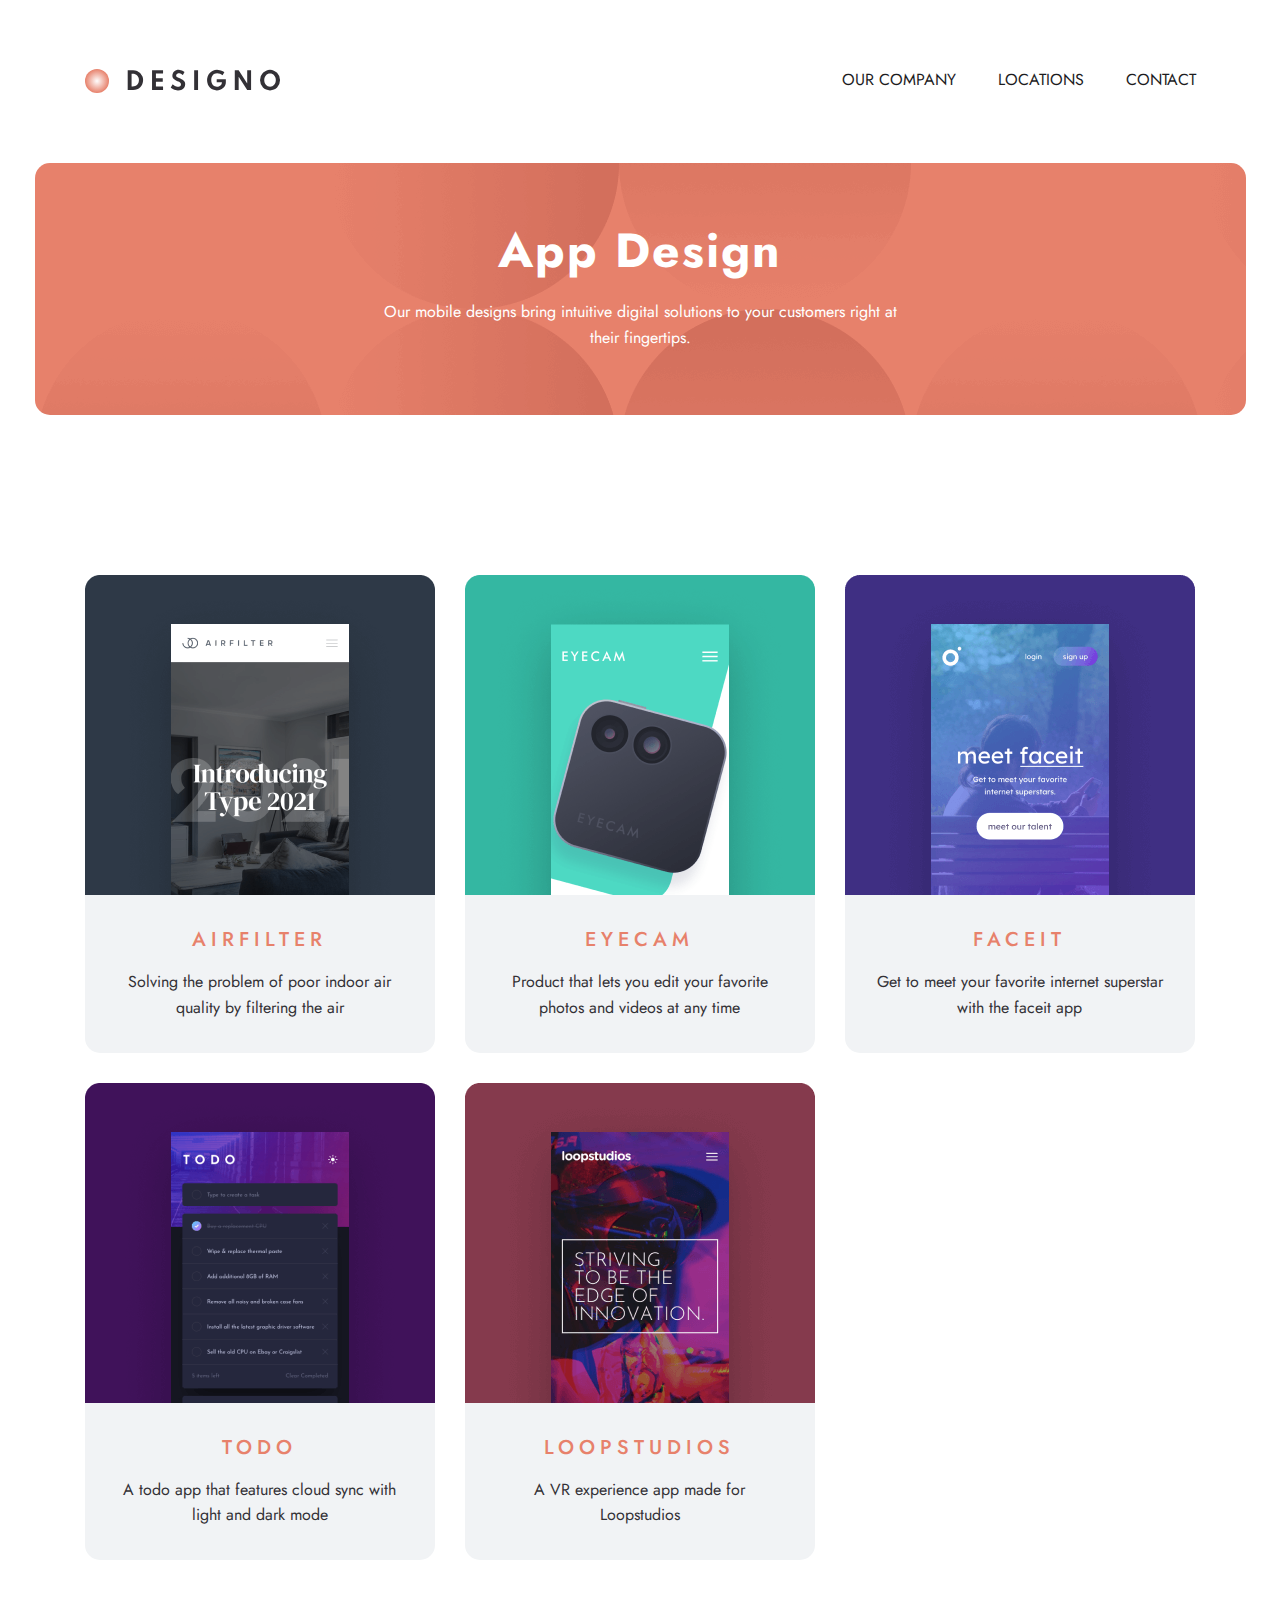
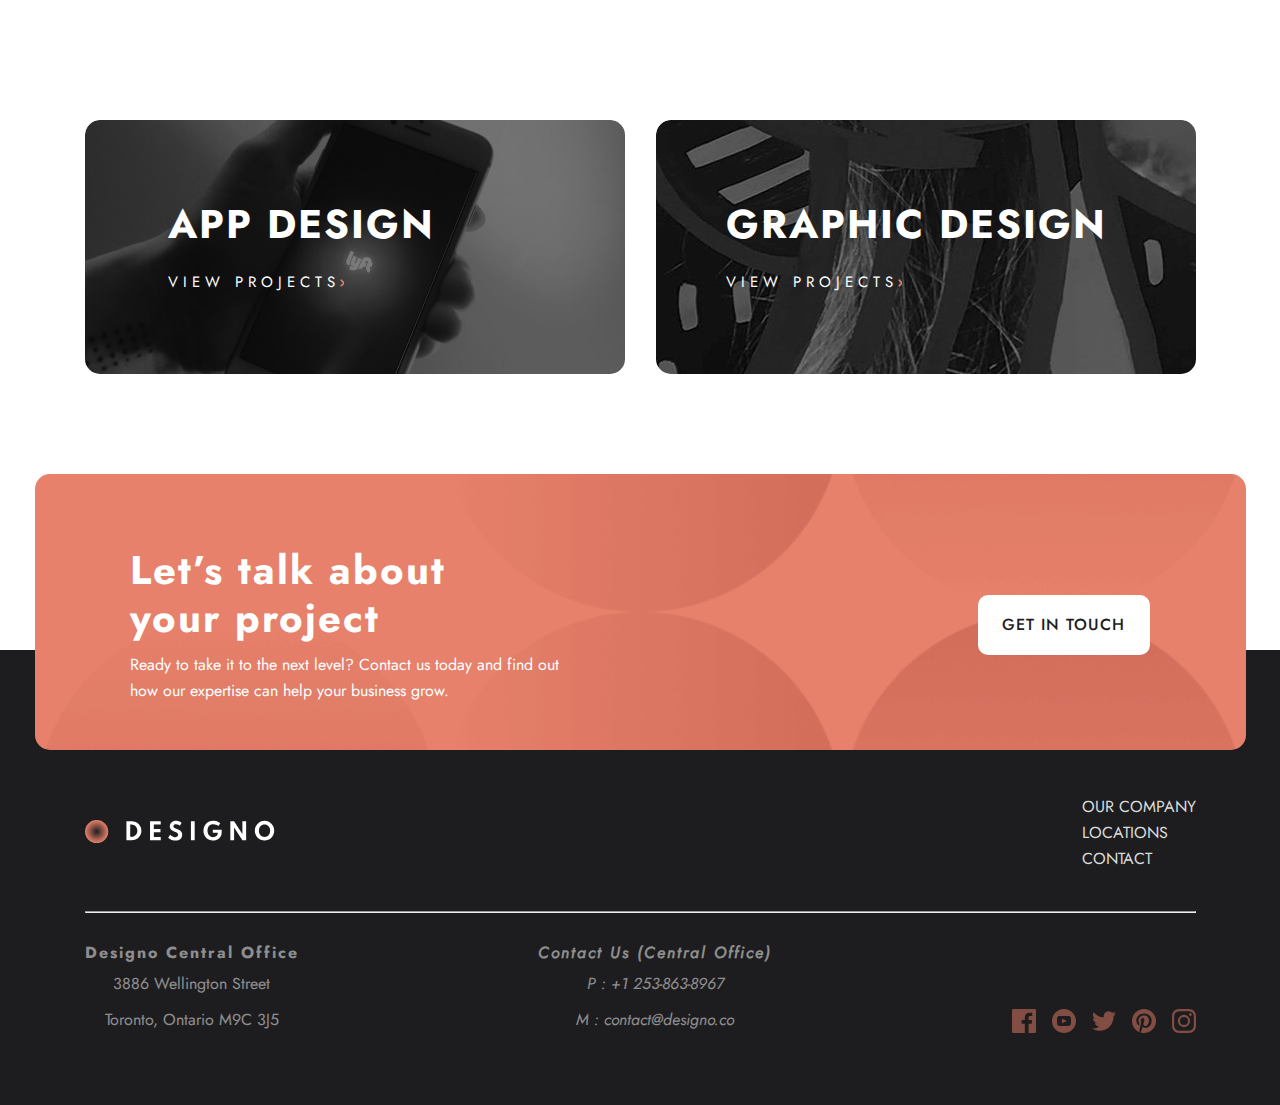
<file: appdesign.html>
<!DOCTYPE html>
<html lang="en">
<head>
  <meta charset="UTF-8">
  <meta name="viewport" content="width=device-width, initial-scale=1.0">
  <title>App Design</title>
  <link rel="stylesheet" href="./css/style.css">
</head>
<body>
  <div class="card">
  <header class="header">
    <div class="container header__container">
       <a class="header__logo-img" href="./index.html"> <img src="./images/svg/hompage-white-logo.svg" alt="design web site appdesign page logo" width="196" height="24"></a>
       <ul class="header-list">
        <li class="header-item"> <a class="header__link" href="">OUR COMPANY</a></li>
        <li class="header-item"> <a class="header__link" href="">LOCATIONS</a></li>
        <li class="header-item"> <a class="header__link" href="">CONTACT</a></li>
       </ul>
        <img class="bars-img" src="./images/svg/designo-bars icon.svg" alt="" width="24" height="20">
    </div>
</header>
<main class="main">
  <section class="main__start">
    <div class="main__start__container container">
      <div class="main__start__description">
        <h1>App Design</h1>
        <p>Our mobile designs bring intuitive digital solutions
          to your customers right at their fingertips.</p>
      </div>
    </div>
  </section>
  <section class="web-hero">
    <div class="container web-hero__container web-hero__dubl">
      <div class="web-hero__content">
        <img src="./images/pages-images/appdesign-pages-airfill-img.png" alt="" width="350" height="320">
       <div class="web-hero__text">
        <h3>AIRFILTER</h3>
        <p>Solving the problem of poor indoor air quality by filtering the air</p>
       </div>
      </div>
      <div class="web-hero__content">
        <img src="./images/pages-images/appdesign-page-eyecam-img.png" alt="" width="350" height="320">
        <div class="web-hero__text">
          <h3>EYECAM</h3>
        <p>Product that lets you edit your favorite photos and videos at any time</p>
        </div>
      </div>
      <div class="web-hero__content">
        <img src="./images/pages-images/appdesig-pages-faceit-img.png" alt="" width="350" height="320">
      <div class="web-hero__text">
        <h3>FACEIT</h3>
        <p>Get to meet your favorite internet superstar with the faceit app</p>
      </div>
      </div>
      <div class="web-hero__content">
        <img src="./images/pages-images/appeesign-pages-todo-img.png" alt="" width="350" height="320">
        <div class="web-hero__text">
          <h3>TODO</h3>
        <p>A todo app that features cloud sync with light and dark mode</p>
        </div>
      </div>
      <div class="web-hero__content">
        <img src="./images/pages-images/appdesign-loopstudio-images.png" alt="" width="350" height="320">
        <div class="web-hero__text">
          <h3>LOOPSTUDIOS</h3>
        <p>A VR experience app made for Loopstudios</p>
        </div>
      </div>
      
      
    </div>
  </section>
  <section class="design">
    <div class="container designs__container">
      <div class="wrapper__designs">
        <div class="app__designs">
            <h2>APP DESIGN</h2>
             <span class="design__navigation"><a  class="design__nav__description" href="./appdesign.html">VIEW PROJECTS</a><img src="./images/svg/view.svg" alt="" width="4" height="8"></span>
        </div>
        <div class="graphic__designs">
            <h2>GRAPHIC DESIGN</h2>
             <span class="design__navigation"><a class="design__nav__description" href="./graphic.html">VIEW PROJECTS</a> <img src="./images/svg/view.svg" alt="" width="4" height="8"></span>
        </div>
    </div>
    </div>
  </section>


  <section class="main__end">
    <div class="container main__end__container">
        <div class="main__end-text">
            <h2>Let’s talk about your project</h2>
        <p>Ready to take it to the next level? Contact us today and find out how our expertise can help your business grow.
        </p>
        </div>
        <a class="btn white__btn" href="">Get in touch</a>
    </div>
</section>
</main>

<footer class="footer">
  <div class="container footer__container">
      <div class="footer__nav__link">
          <a class="header__logo-img" href="./index.html"> <img src="./images/svg/site-footer-logo.svg" alt="" width="196" height=""></a>
          <hr class="footer__top__hroad">
     <ul class="footer-list">
      <li class="footer-item"> <a class="footer__link" href="">OUR COMPANY</a></li>
      <li class="footer-item"> <a class="footer__link" href="">LOCATIONS</a></li>
      <li class="footer-item"> <a class="footer__link" href="">CONTACT</a></li>
     </ul>
      </div>
      <hr class="footer__hroad">
      <div class="footer__nav">
          <div class="footer__nav-city">
              <h4>Designo Central Office</h4>
                  <p>3886 Wellington Street</p>
                      <p>Toronto, Ontario M9C 3J5</p>
          </div>
          <div class="footer__nav-mail">
              <address>
                  <h4>Contact Us (Central Office)
                      </h4>
                      <p> P : +1 253-863-8967 </p>
                      <p>M : contact@designo.co</p>

              </address>
          </div>
          <div class="footer__network">
              <a href=""><img src="./images/svg/footer-facebook.svg" alt="app design page facebook icon" width="24" height="24"></a>
              <a href=""><img src="./images/svg/footer-youtube.svg" alt="app design page youtobe icon" width="24" height="24"></a>
              <a href=""><img src="./images/svg/footer-twitter.svg" alt="app design page twitter icon" width="24" height="24"></a>
              <a href=""><img src="./images/svg/footer-path.svg" alt=" app design page path icon" width="24" height="24"></a>
              <a href=""><img src="./images/svg/footer-instagram.svg" alt="app design page instagram iocn" width="24" height="24"></a>
          </div>

          
      </div>

  </div>
</footer>
</div>
</body>
</html>
</file>
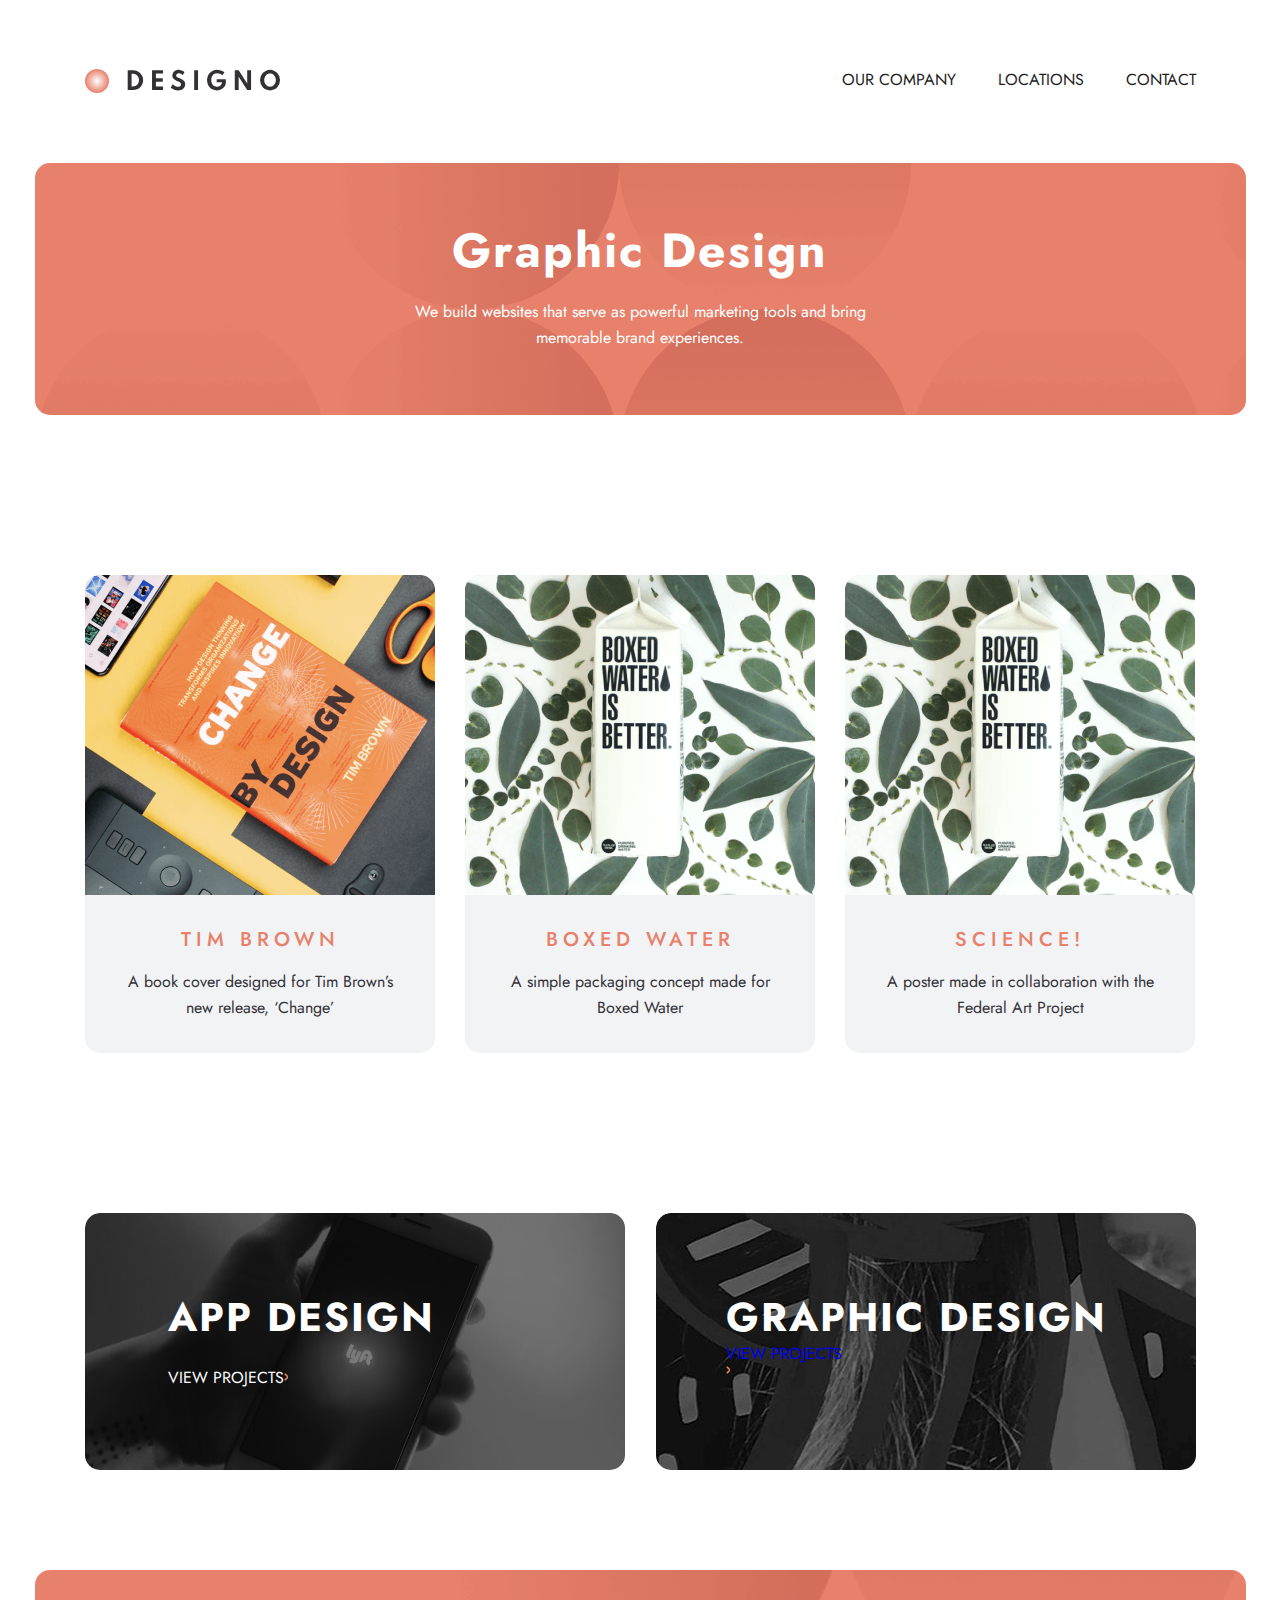
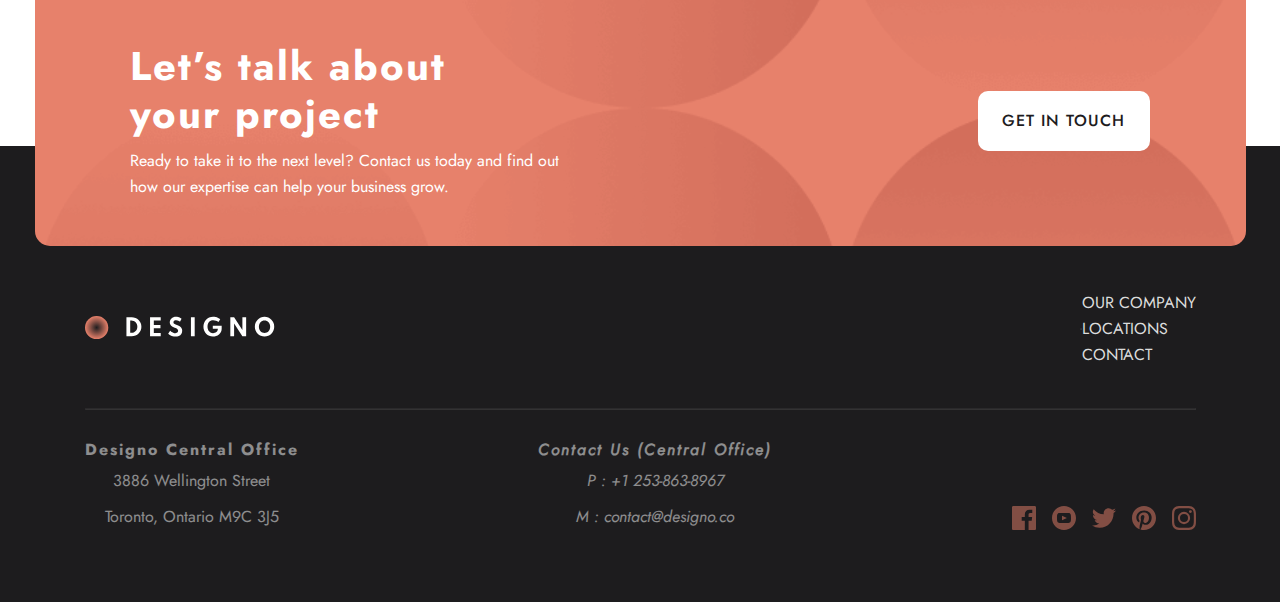
<file: graphic.html>
<!DOCTYPE html>
<html lang="en">
<head>
  <meta charset="UTF-8">
  <meta name="viewport" content="width=device-width, initial-scale=1.0">
  <title>Graphic Design</title>
  <link rel="stylesheet" href="./css/style.css">
</head>
<body>
  <div class="card">
  <header class="header">
    <div class="container header__container">
       <a class="header__logo-img" href="./index.html"> <img src="./images/svg/hompage-white-logo.svg" alt="designo site graphic page logo" width="196" height="24"></a>
       <ul class="header-list">
        <li class="header-item"> <a class="header__link" href="">OUR COMPANY</a></li>
        <li class="header-item"> <a class="header__link" href="">LOCATIONS</a></li>
        <li class="header-item"> <a class="header__link" href="">CONTACT</a></li>
       </ul>
        <img class="bars-img" src="./images/svg/designo-bars icon.svg" alt="" width="24" height="20">
    </div>
</header>
<main class="main">
  <section class="main__start">
    <div class="main__start__container container">
      <div class="main__start__description">
        <h1>Graphic Design</h1>
        <p>We build websites that serve as powerful marketing tools 
          and bring memorable brand experiences.</p>
      </div>
    </div>
  </section>
  <section class="web-hero">
    <div class="container web-hero__container">
      <div class="web-hero__content">
        <img src="./images/pages-images/graphig-page-tim-brown.png" alt="" width="350" height="320">
       <div class="web-hero__text">
        <h3>TIM BROWN</h3>
        <p>A book cover designed for Tim Brown’s new release, ‘Change’</p>
       </div>
      </div>
      <div class="web-hero__content">
        <img src="/images/pages-images/graphig-page-boxed.png" alt="" width="350" height="320">
        <div class="web-hero__text">
          <h3>BOXED WATER</h3>
        <p>A simple packaging concept made for Boxed Water</p>
        </div>
      </div>
      <div class="web-hero__content">
        <img src="./images/pages-images/graphig-page-boxed.png" alt="" width="350" height="320">
      <div class="web-hero__text">
        <h3>SCIENCE!</h3>
        <p>A poster made in collaboration with the Federal Art Project</p>
      </div>
      </div>
      
    </div>
  </section>
  <section class="design">
    <div class="container designs__container">
      <div class="wrapper__designs">
        <div class="app__designs">
            <h2>APP DESIGN</h2>
             <span class="design__navigation"><a class="design__navigation__description" href="./appdesign.html">VIEW PROJECTS</a> <img src="./images/svg/view.svg" alt="" width="4" height="8"></span>
        </div>
        <div class="graphic__designs">
            <h2>GRAPHIC DESIGN</h2>
             <span class="design__navigaton"><a class="design__navigation__description " href="./webdesign.html">VIEW PROJECTS</a> <img src="./images/svg/view.svg" alt="" width="4" height="8"></span>
        </div>
    </div>
    </div>
  </section>


  <section class="main__end">
    <div class="container main__end__container">
        <div class="main__end-text">
            <h2>Let’s talk about your project</h2>
        <p>Ready to take it to the next level? Contact us today and find out how our expertise can help your business grow.
        </p>
        </div>
        <a class="btn white__btn" href="">Get in touch</a>
    </div>
</section>
</main>

<footer class="footer">
  <div class="container footer__container">
      <div class="footer__nav__link">
          <a class="header__logo-img" href="./index.html"> <img src="./images/svg/site-footer-logo.svg" alt="" width="196" height=""></a>
          <hr class="footer__hr">
     <ul class="footer-list">
      <li class="footer-item"> <a class="footer__link" href="">OUR COMPANY</a></li>
      <li class="footer-item"> <a class="footer__link" href="">LOCATIONS</a></li>
      <li class="footer-item"> <a class="footer__link" href="">CONTACT</a></li>
     </ul>
      </div>
      <hr class="footer__hr">
      <div class="footer__nav">
          <div class="footer__nav-city">
              <h4>Designo Central Office</h4>
                  <p>3886 Wellington Street</p>
                      <p>Toronto, Ontario M9C 3J5</p>
          </div>
          <div class="footer__nav-mail">
              <address>
                  <h4>Contact Us (Central Office)
                      </h4>
                      <p> P : +1 253-863-8967 </p>
                      <p>M : contact@designo.co</p>

              </address>
          </div>
          <div class="footer__network">
              <a href=""><img src="./images/svg/footer-facebook.svg" alt="graphic pages facebook icon" width="24" height="24"></a>
              <a href=""><img src="./images/svg/footer-youtube.svg" alt="graphic pages youtube icon" width="24" height="24"></a>
              <a href=""><img src="./images/svg/footer-twitter.svg" alt="graphic pages twitter icon" width="24" height="24"></a>
              <a href=""><img src="./images/svg/footer-path.svg" alt="graphic pages path icon" width="24" height="24"></a>
              <a href=""><img src="./images/svg/footer-instagram.svg" alt="graphic pages instagramm icon" width="24" height="24"></a>
          </div>

          
      </div>

  </div>
</footer>
</div>
</body>
</html>
</file>
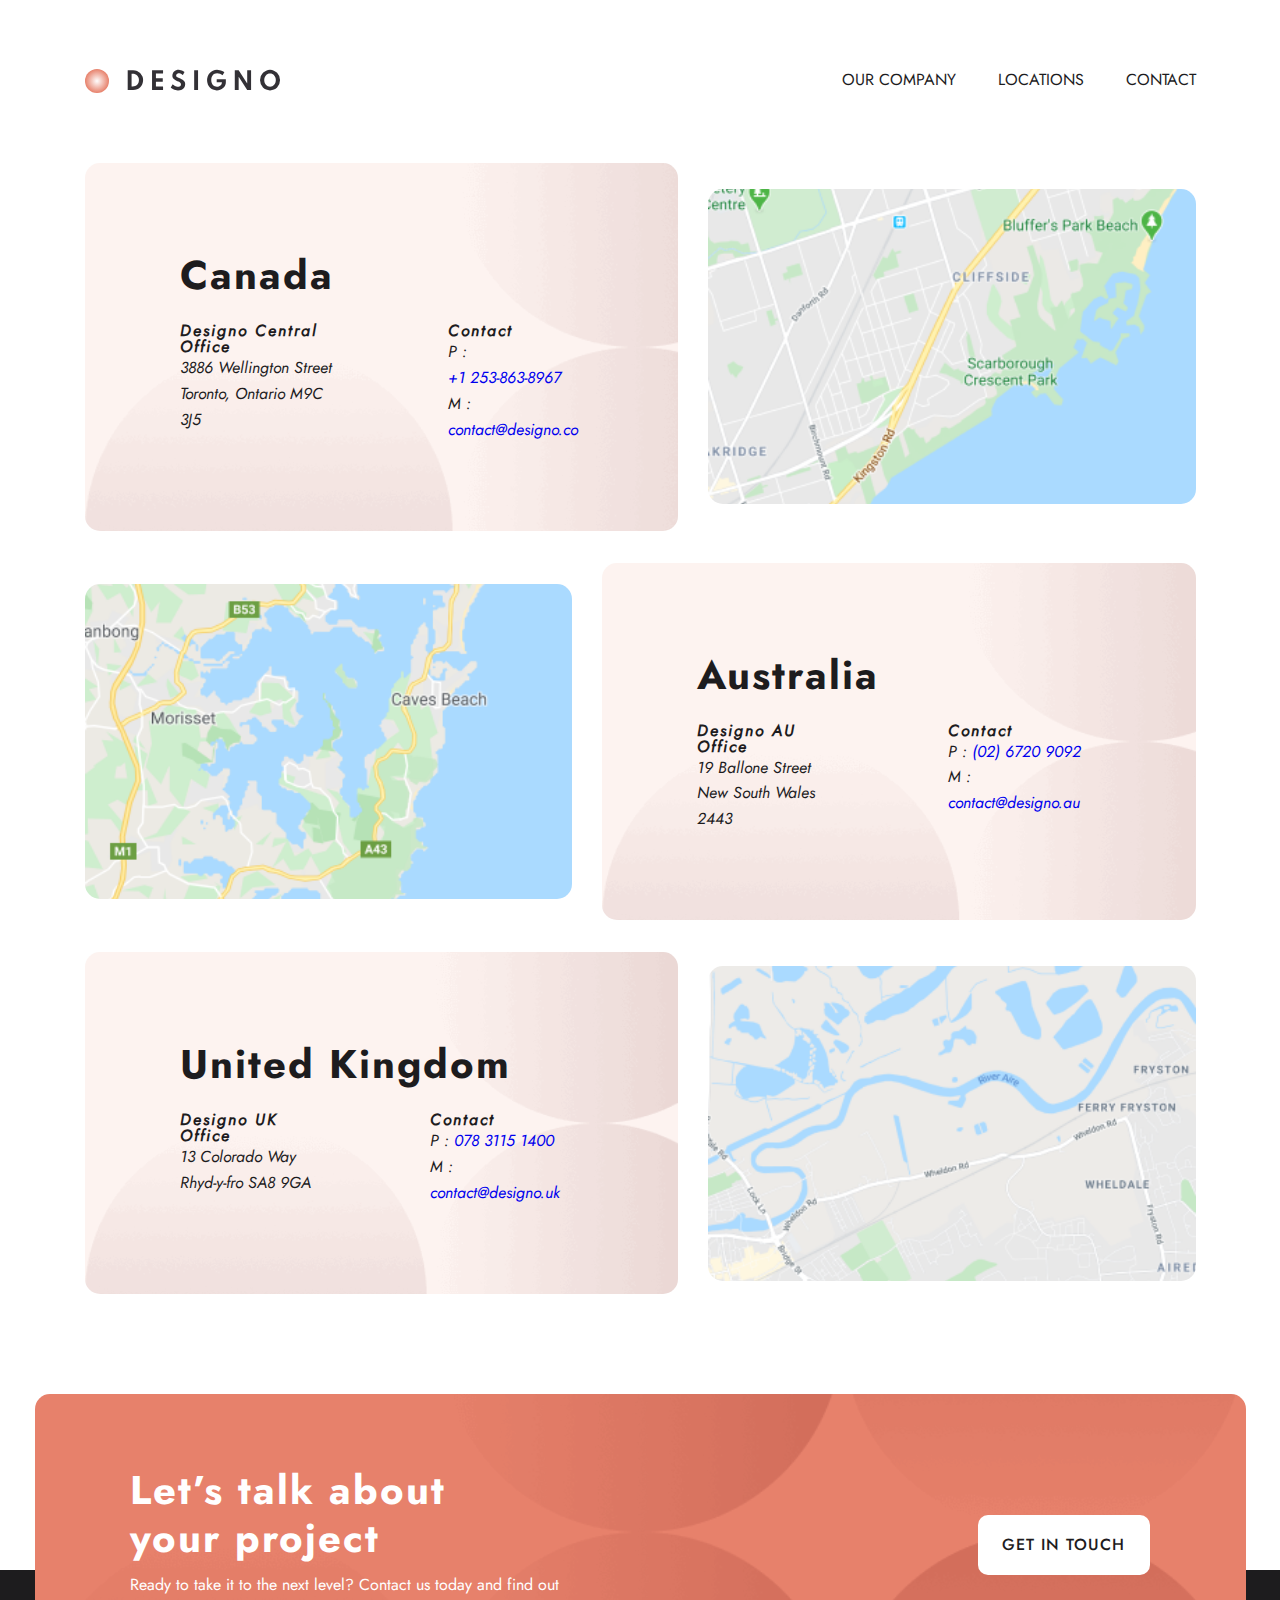
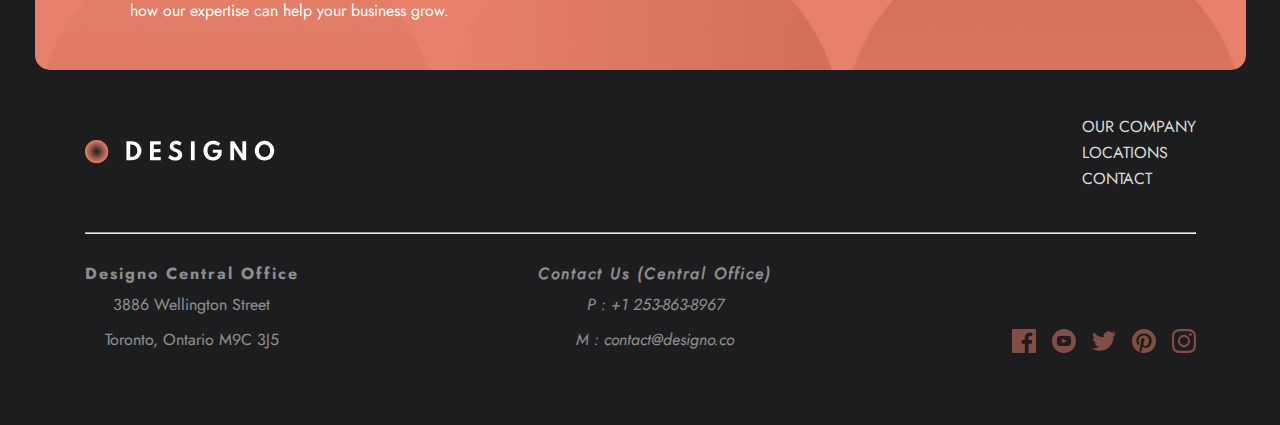
<file: locations.html>
<!DOCTYPE html>
<html lang="en">
  <head>
    <meta charset="UTF-8" />
    <meta name="viewport" content="width=device-width, initial-scale=1.0" />
    <title>Locations</title>
    <link rel="stylesheet" href="./css/style.css" />
  </head>
  <body>
    <div class="card">
    <header class="header">
      <div class="container header__container">
        <a class="header__logo-img" href="./index.html">
          <img src="./images/svg/hompage-white-logo.svg" alt="designo web site location gages logo" width="196" height="24"
        /></a>
        <ul class="header-list">
          <li class="header-item">
            <a class="header__link" href="./about.html">OUR COMPANY</a>
          </li>
          <li class="header-item">
            <a class="header__link" href="#">LOCATIONS</a>
          </li>
          <li class="header-item">
            <a class="header__link" href="./contact.html">CONTACT</a>
          </li>
        </ul>
        <img
          class="bars-img"
          src="./images/svg/designo-bars icon.svg"
          alt=""
          width="24"
          height="20" />
      </div>
    </header>

    <main class="main">
      <section class="canada">
        <div class="container canada__container">
          <div class="canada__content__wrapper">
            <div class="canada__cantent">
              <h2>Canada</h2>
              <div class="canada__description">
                <div class="canada__office">
                  <address>
                    <h4>Designo Central Office</h4>
                    <p>3886 Wellington Street</p>
                    <p>Toronto, Ontario M9C 3J5</p>
                  </address>
                </div>
                <div class="canada__contact">
                  <address>
                    <h4>Contact</h4>
                    <p>P : <a href="tel:+1 253-863-8967">+1 253-863-8967</a></p>
                    <p>
                      M :
                      <a href="mailto:contact@designo.co">contact@designo.co</a>
                    </p>
                  </address>
                </div>
              </div>
            </div>
            <img
              src="./images/pages-images/location-pages-canada.loc.png"
              alt=""
              width="350"
              height="315" />
          </div>
          <div class="canada__content__wrapper canada__content__revers">
            <img
              src="./images/pages-images/locationpages-australia.loc.png"
              alt=""
              width="350"
              height="315" />
            <div class="canada__cantent">
              <h2>Australia</h2>
              <div class="canada__description">
                <div class="canada__office">
                  <address>
                    <h4>Designo AU Office</h4>
                    <p>19 Ballone Street</p>
                    <p>New South Wales 2443</p>
                  </address>
                </div>
                <div class="canada__contact">
                  <address>
                    <h4>Contact</h4>
                    <p>P : <a href="tel:+1 253-863-8967">(02) 6720 9092</a></p>
                    <p>
                      M :
                      <a href="mailto:contact@designo.co">contact@designo.au</a>
                    </p>
                  </address>
                </div>
              </div>
            </div>
          </div>
          <div class="canada__content__wrapper">
            <div class="canada__cantent">
              <h2>United Kingdom</h2>
              <div class="canada__description">
                <div class="canada__office">
                  <address>
                    <h4>Designo UK Office</h4>
                    <p>13 Colorado Way</p>
                    <p>Rhyd-y-fro SA8 9GA</p>
                  </address>
                </div>
                <div class="canada__contact">
                  <address>
                    <h4>Contact</h4>
                    <p>P : <a href="tel:+1 253-863-8967">078 3115 1400</a></p>
                    <p>
                      M :
                      <a href="mailto:contact@designo.co">contact@designo.uk</a>
                    </p>
                  </address>
                </div>
              </div>
            </div>
            <img
              src="./images/pages-images/location-pages-uka.map.png"
              alt=""
              width="350"
              height="315" />
          </div>
        </div>
      </section>
      <section class="main__end">
        <div class="container main__end__container">
          <div class="main__end-text">
            <h2>Let’s talk about your project</h2>
            <p>
              Ready to take it to the next level? Contact us today and find out
              how our expertise can help your business grow.
            </p>
          </div>
          <a class="btn white__btn" href="">Get in touch</a>
        </div>
      </section>
    </main>

    <footer class="footer">
      <div class="container footer__container">
        <div class="footer__nav__link">
          <a class="header__logo-img" href="./index.html">
            <img
              src="./images/svg/site-footer-logo.svg"
              alt=""
              width="196"
              height=""
          /></a>
          <hr class="footer__top__hroad" />
          <ul class="footer-list">
            <li class="footer-item">
              <a class="footer__link" href="./about.html">OUR COMPANY</a>
            </li>
            <li class="footer-item">
              <a class="footer__link" href="./locations.html">LOCATIONS</a>
            </li>
            <li class="footer-item">
              <a class="footer__link" href="./contact.html">CONTACT</a>
            </li>
          </ul>
        </div>
        <hr class="footer__hroad" />
        <div class="footer__nav">
          <div class="footer__nav-city">
            <h4>Designo Central Office</h4>
            <p>3886 Wellington Street</p>
            <p>Toronto, Ontario M9C 3J5</p>
          </div>
          <div class="footer__nav-mail">
            <address>
              <h4>Contact Us (Central Office)</h4>
              <p>P : +1 253-863-8967</p>
              <p>M : contact@designo.co</p>
            </address>
          </div>
          <div class="footer__network">
            <a href="" ><img src="./images/svg/footer-facebook.svg" alt="location pages facebook icon" width="24" height="24"
            /></a>
            <a href="" ><img src="./images/svg/footer-youtube.svg" alt="location pages you tobe icon" width="24" height="24"
            /></a>
            <a href=""><img src="./images/svg/footer-twitter.svg"alt="location pages twitter icon"width="24"
                height="24"
            /></a>
            <a href=""><img src="./images/svg/footer-path.svg"alt="location pages path icon" width="24"height="24"
            /></a>
            <a href=""><img src="./images/svg/footer-instagram.svg"alt="location pages instagram icon"width="24" height="24"
            /></a>
          </div>
        </div>
      </div>
    </footer>
  </div>
  </body>
</html>
</file>
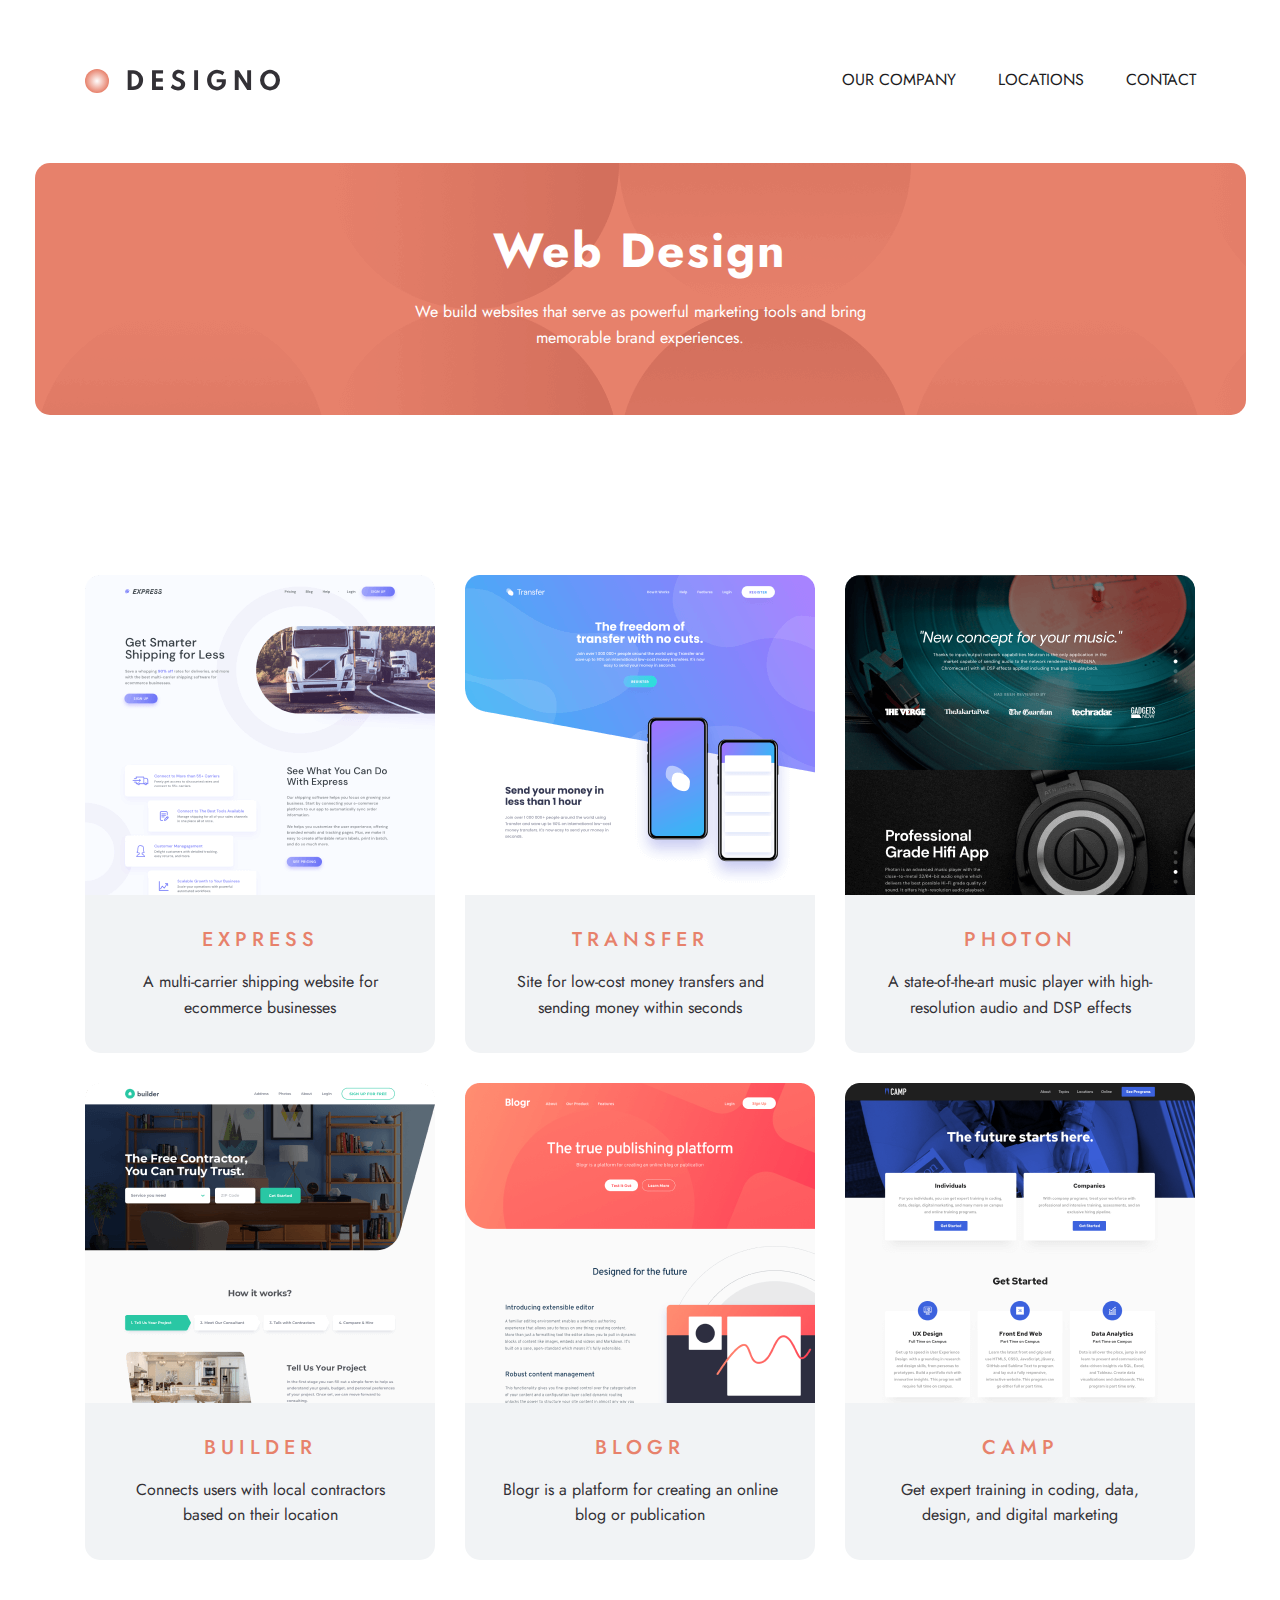
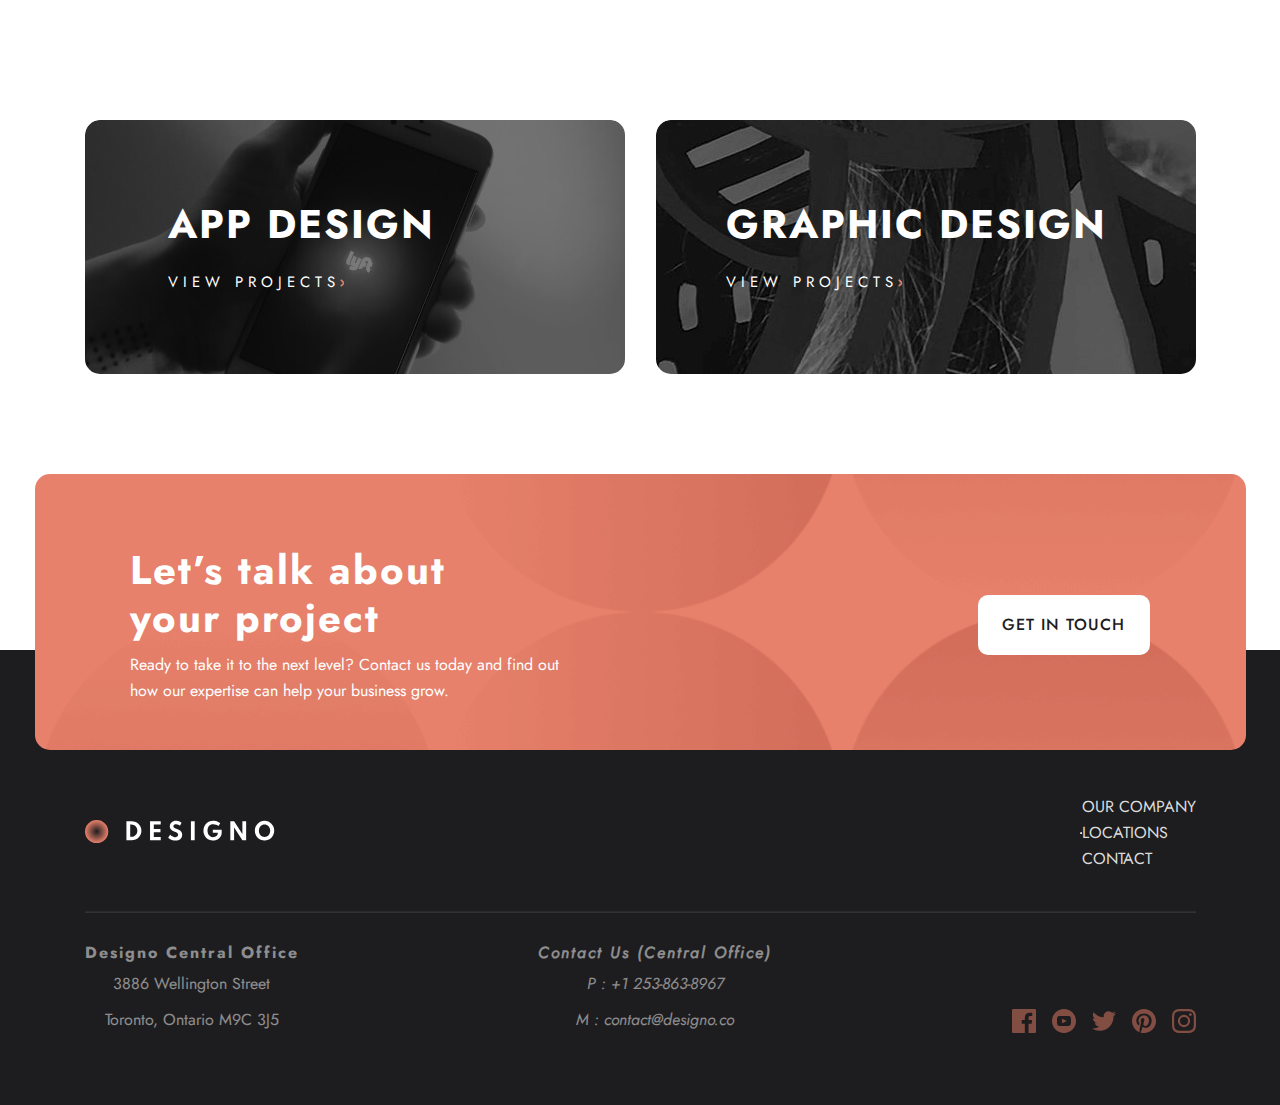
<file: webdesign.html>
<!DOCTYPE html>
<html lang="en">
<head>
  <meta charset="UTF-8">
  <meta name="viewport" content="width=device-width, initial-scale=1.0">
  <title>Web Design</title>
  <link rel="stylesheet" href="./css/style.css">
</head>
<body>
  <div class="card">
  <header class="header">
    <div class="container header__container">
       <a class="header__logo-img" href="./index.html"> <img src="./images/svg/hompage-white-logo.svg" alt="designo web site wedesign pages logo" width="196" height="24"></a>
       <ul class="header-list">
        <li class="header-item"> <a class="header__link" href="./about.html">OUR COMPANY</a></li>
        <li class="header-item"> <a class="header__link" href="./locations.html">LOCATIONS</a></li>
        <li class="header-item"> <a class="header__link" href="./contact.html">CONTACT</a></li>
       </ul>
        <img class="bars-img" src="./images/svg/designo-bars icon.svg" alt="" width="24" height="20">
    </div>
</header>
<main class="main">
  <section class="main__start">
    <div class="main__start__container container">
      <div class="main__start__description">
        <h1>Web Design</h1>
        <p>We build websites that serve as powerful marketing tools 
          and bring memorable brand experiences.</p>
      </div>
    </div>
  </section>
  <section class="web-hero">
    <div class="container web-hero__container">
      <div class="web-hero__content">
        <img src="./images/pages-images/webdesign-page-expres-img.png" alt="" width="350" height="320">
       <div class="web-hero__text">
        <h3>EXPRESS</h3>
        <p>A multi-carrier shipping website for ecommerce businesses</p>
       </div>
      </div>
      <div class="web-hero__content">
        <img src="./images/pages-images/webdesign-page-transfer.png" alt="" width="350" height="320">
        <div class="web-hero__text">
          <h3>TRANSFER</h3>
        <p>Site for low-cost money transfers and sending money within seconds</p>
        </div>
      </div>
      <div class="web-hero__content">
        <img src="./images/pages-images/webdesign-pagephoton.png" alt="" width="350" height="320">
      <div class="web-hero__text">
        <h3>PHOTON</h3>
        <p>A state-of-the-art music player with high-resolution audio and DSP effects</p>
      </div>
      </div>
      <div class="web-hero__content">
        <img src="./images/pages-images/webdesign-page-builder.png" alt="" width="350" height="320">
        <div class="web-hero__text">
          <h3>BUILDER</h3>
        <p>Connects users with local contractors based on their location</p>
        </div>
      </div>
      <div class="web-hero__content">
        <img src="./images/pages-images/webdesign-page-blogr.png" alt="" width="350" height="320">
        <div class="web-hero__text">
          <h3>BLOGR</h3>
        <p>Blogr is a platform for creating an online blog or publication</p>
        </div>
      </div>
      <div class="web-hero__content">
        <img src="./images/pages-images/webdesign-page-camp.png" alt="" width="350" height="320">
       <div class="web-hero__text">
        <h3>CAMP</h3>
        <p>Get expert training in coding, data, design, and digital marketing</p>
       </div>
      </div>
    </div>
  </section>
  <section class="design">
    <div class="container designs__container">
      <div class="wrapper__designs">
        <div class="app__designs">
            <h2>APP DESIGN</h2>
             <span class="design__navigation"><a class="design__nav__description" href="./appdesign.html">VIEW PROJECTS</a> <img src="./images/svg/view.svg" alt="" width="4" height="8"></span>
        </div>
        <div class="graphic__designs">
            <h2>GRAPHIC DESIGN</h2>
             <span class="design__navigation"><a class="design__nav__description" href="./graphic.html">VIEW PROJECTS</a> <img src="./images/svg/view.svg" alt="" width="4" height="8"></span>
        </div>
    </div>
    </div>
  </section>


  <section class="main__end">
    <div class="container main__end__container">
        <div class="main__end-text">
            <h2>Let’s talk about your project</h2>
        <p>Ready to take it to the next level? Contact us today and find out how our expertise can help your business grow.
        </p>
        </div>
        <a class="btn white__btn" href="">Get in touch</a>
    </div>
</section>
</main>

<footer class="footer">
  <div class="container footer__container">
      <div class="footer__nav__link">
          <a class="header__logo-img" href="./index.html"> <img src="./images/svg/site-footer-logo.svg" alt="designo web site webdesign poages footer logo" width="196" height=""></a>
          <hr class="footer__top__hr">
     <ul class="footer-list">
      <li class="footer-item"> <a class="footer__link" href="./about.html">OUR COMPANY</a></li>
      <li class="footer-item"> <a class="footer__link" href="./locations.html">LOCATIONS</a></li>
      <li class="footer-item"> <a class="footer__link" href="./contact.html">CONTACT</a></li>
     </ul>
      </div>
      <hr class="footer__hr">
      <div class="footer__nav">
          <div class="footer__nav-city">
              <h4>Designo Central Office</h4>
                  <p>3886 Wellington Street</p>
                      <p>Toronto, Ontario M9C 3J5</p>
          </div>
          <div class="footer__nav-mail">
              <address>
                  <h4>Contact Us (Central Office)
                      </h4>
                      <p> P : +1 253-863-8967 </p>
                      <p>M : contact@designo.co</p>

              </address>
          </div>
          <div class="footer__network">
            <a href=""><img src="./images/svg/footer-facebook.svg" alt="app design page facebook icon" width="24" height="24"></a>
            <a href=""><img src="./images/svg/footer-youtube.svg" alt="app design page youtobe icon" width="24" height="24"></a>
            <a href=""><img src="./images/svg/footer-twitter.svg" alt="app design page twitter icon" width="24" height="24"></a>
            <a href=""><img src="./images/svg/footer-path.svg" alt=" app design page path icon" width="24" height="24"></a>
            <a href=""><img src="./images/svg/footer-instagram.svg" alt="app design page instagram iocn" width="24" height="24"></a>
        </div>

          
      </div>

  </div>
</footer>
</div>
</body>
</html>
</file>
<file: css/style.css>
/*! normalize.css v8.0.1 | MIT License | github.com/necolas/normalize.css */
/* Document
   ========================================================================== */
/**
 * 1. Correct the line height in all browsers.
 * 2. Prevent adjustments of font size after orientation changes in iOS.
 */
html {
  line-height: 1.15; /* 1 */
  -webkit-text-size-adjust: 100%; /* 2 */
}

/* Sections
   ========================================================================== */
/**
 * Remove the margin in all browsers.
 */
body {
  margin: 0;
}

/**
 * Render the `main` element consistently in IE.
 */
main {
  display: block;
}

/**
 * Correct the font size and margin on `h1` elements within `section` and
 * `article` contexts in Chrome, Firefox, and Safari.
 */
h1 {
  font-size: 2em;
  margin: 0.67em 0;
}

/* Grouping content
   ========================================================================== */
/**
 * 1. Add the correct box sizing in Firefox.
 * 2. Show the overflow in Edge and IE.
 */
hr {
  box-sizing: content-box; /* 1 */
  height: 0; /* 1 */
  overflow: visible; /* 2 */
}

/**
 * 1. Correct the inheritance and scaling of font size in all browsers.
 * 2. Correct the odd `em` font sizing in all browsers.
 */
pre {
  font-family: monospace, monospace; /* 1 */
  font-size: 1em; /* 2 */
}

/* Text-level semantics
   ========================================================================== */
/**
 * Remove the gray background on active links in IE 10.
 */
a {
  background-color: transparent;
}

/**
 * 1. Remove the bottom border in Chrome 57-
 * 2. Add the correct text decoration in Chrome, Edge, IE, Opera, and Safari.
 */
abbr[title] {
  border-bottom: none; /* 1 */
  text-decoration: underline; /* 2 */
  -webkit-text-decoration: underline dotted;
          text-decoration: underline dotted; /* 2 */
}

/**
 * Add the correct font weight in Chrome, Edge, and Safari.
 */
b,
strong {
  font-weight: bolder;
}

/**
 * 1. Correct the inheritance and scaling of font size in all browsers.
 * 2. Correct the odd `em` font sizing in all browsers.
 */
code,
kbd,
samp {
  font-family: monospace, monospace; /* 1 */
  font-size: 1em; /* 2 */
}

/**
 * Add the correct font size in all browsers.
 */
small {
  font-size: 80%;
}

/**
 * Prevent `sub` and `sup` elements from affecting the line height in
 * all browsers.
 */
sub,
sup {
  font-size: 75%;
  line-height: 0;
  position: relative;
  vertical-align: baseline;
}

sub {
  bottom: -0.25em;
}

sup {
  top: -0.5em;
}

/* Embedded content
   ========================================================================== */
/**
 * Remove the border on images inside links in IE 10.
 */
img {
  border-style: none;
}

/* Forms
   ========================================================================== */
/**
 * 1. Change the font styles in all browsers.
 * 2. Remove the margin in Firefox and Safari.
 */
button,
input,
optgroup,
select,
textarea {
  font-family: inherit; /* 1 */
  font-size: 100%; /* 1 */
  line-height: 1.15; /* 1 */
  margin: 0; /* 2 */
}

/**
 * Show the overflow in IE.
 * 1. Show the overflow in Edge.
 */
button,
input { /* 1 */
  overflow: visible;
}

/**
 * Remove the inheritance of text transform in Edge, Firefox, and IE.
 * 1. Remove the inheritance of text transform in Firefox.
 */
button,
select { /* 1 */
  text-transform: none;
}

/**
 * Correct the inability to style clickable types in iOS and Safari.
 */
button,
[type=button],
[type=reset],
[type=submit] {
  -webkit-appearance: button;
}

/**
 * Remove the inner border and padding in Firefox.
 */
button::-moz-focus-inner,
[type=button]::-moz-focus-inner,
[type=reset]::-moz-focus-inner,
[type=submit]::-moz-focus-inner {
  border-style: none;
  padding: 0;
}

/**
 * Restore the focus styles unset by the previous rule.
 */
button:-moz-focusring,
[type=button]:-moz-focusring,
[type=reset]:-moz-focusring,
[type=submit]:-moz-focusring {
  outline: 1px dotted ButtonText;
}

/**
 * Correct the padding in Firefox.
 */
fieldset {
  padding: 0.35em 0.75em 0.625em;
}

/**
 * 1. Correct the text wrapping in Edge and IE.
 * 2. Correct the color inheritance from `fieldset` elements in IE.
 * 3. Remove the padding so developers are not caught out when they zero out
 *    `fieldset` elements in all browsers.
 */
legend {
  box-sizing: border-box; /* 1 */
  color: inherit; /* 2 */
  display: table; /* 1 */
  max-width: 100%; /* 1 */
  padding: 0; /* 3 */
  white-space: normal; /* 1 */
}

/**
 * Add the correct vertical alignment in Chrome, Firefox, and Opera.
 */
progress {
  vertical-align: baseline;
}

/**
 * Remove the default vertical scrollbar in IE 10+.
 */
textarea {
  overflow: auto;
}

/**
 * 1. Add the correct box sizing in IE 10.
 * 2. Remove the padding in IE 10.
 */
[type=checkbox],
[type=radio] {
  box-sizing: border-box; /* 1 */
  padding: 0; /* 2 */
}

/**
 * Correct the cursor style of increment and decrement buttons in Chrome.
 */
[type=number]::-webkit-inner-spin-button,
[type=number]::-webkit-outer-spin-button {
  height: auto;
}

/**
 * 1. Correct the odd appearance in Chrome and Safari.
 * 2. Correct the outline style in Safari.
 */
[type=search] {
  -webkit-appearance: textfield; /* 1 */
  outline-offset: -2px; /* 2 */
}

/**
 * Remove the inner padding in Chrome and Safari on macOS.
 */
[type=search]::-webkit-search-decoration {
  -webkit-appearance: none;
}

/**
 * 1. Correct the inability to style clickable types in iOS and Safari.
 * 2. Change font properties to `inherit` in Safari.
 */
::-webkit-file-upload-button {
  -webkit-appearance: button; /* 1 */
  font: inherit; /* 2 */
}

/* Interactive
   ========================================================================== */
/*
 * Add the correct display in Edge, IE 10+, and Firefox.
 */
details {
  display: block;
}

/*
 * Add the correct display in all browsers.
 */
summary {
  display: list-item;
}

/* Misc
   ========================================================================== */
/**
 * Add the correct display in IE 10+.
 */
template {
  display: none;
}

/**
 * Add the correct display in IE 10.
 */
[hidden] {
  display: none;
}

*,
*::after,
*::before {
  margin: 0;
  padding: 0;
  box-sizing: border-box;
}

*:focus {
  outline: 2px dotted #E7816B;
  outline-offset: 0.3s;
}

html {
  scroll-behavior: smooth;
  font-size: 62.5%;
  height: 100%;
}

img {
  display: flex;
  -o-object-fit: cover;
     object-fit: cover; /* contain */
}

a {
  text-decoration: none;
  display: inline-block;
}

ul,
ol {
  list-style: none;
}

h1,
h2,
h3,
h4,
h5,
h6 {
  margin: 0;
}

body {
  font-family: "Jost";
  font-weight: 400;
  font-size: 1.6rem;
  line-height: 1.62;
  color: #1D1C1E;
  display: flex;
  flex-direction: column;
  height: 100%;
}

.container {
  width: 100%;
  max-width: 1211px;
  margin-left: auto;
  margin-right: auto;
  padding-left: 5rem;
  padding-right: 5rem;
}

.main__start__container {
  background-image: url("../../images/png/main-end-bg.png");
  background-color: #E7816B;
  border-radius: 1.5rem;
}

.main__start__description {
  color: #FFFFFF;
  display: flex;
  flex-direction: column;
  align-items: center;
  justify-content: center;
  padding-top: 6.4rem;
  padding-bottom: 6.4rem;
}
.main__start__description p {
  width: 100%;
  max-width: 530px;
  text-align: center;
  margin-top: 2.4rem;
}

@media screen and (max-width: 420px) {
  .main__start__description h1 {
    font-size: 3rem;
  }
}
.web-hero__container {
  border-radius: 15px;
  display: flex;
  flex-wrap: wrap;
  align-items: center;
  justify-content: center;
  margin-top: 16rem;
  margin-bottom: 16rem;
  gap: 3rem;
}

.web-hero__content {
  display: flex;
  flex-direction: column;
  align-items: center;
  justify-content: center;
}

.web-hero__text {
  background-color: #E7816B;
  width: 100%;
  max-width: 350px;
  padding: 3.2rem;
  display: flex;
  flex-direction: column;
  align-items: center;
  justify-content: center;
  border-radius: 0 0 1.5rem 1.5rem;
}
.web-hero__text p {
  text-align: center;
  margin-top: 1.6rem;
}

.wrapper__designs {
  display: flex;
  justify-content: space-between;
  gap: 3rem;
}

.app__designs {
  background-image: url("../../images/png/app-design.jpg");
  background-repeat: no-repeat;
  width: 100%;
  max-width: 540px;
  padding: 8rem 8.3rem;
  color: #FFFFFF;
  border-radius: 1.5rem;
}

.graphic__designs {
  background-image: url("../../images/png/graphic.png");
  background-repeat: no-repeat;
  padding: 8rem 7rem;
  width: 100%;
  max-width: 540px;
  color: #FFFFFF;
  border-radius: 1.5rem;
}

@media screen and (max-width: 900px) {
  .wrapper__designs h2 {
    font-size: 3rem;
  }
}
@media screen and (max-width: 820px) {
  .wrapper__designs .design__nav-text {
    font-weight: 500px;
    font-size: 1.5rem;
    line-height: 1.44;
    letter-spacing: 2px;
    text-align: center;
    cursor: pointer;
  }
  .wrapper__designs .app-designs {
    padding: 5rem 4rem;
  }
  .wrapper__designs .graphic__designs {
    padding: 5rem 5rem;
  }
}
@media screen and (max-width: 700px) {
  .wrapper__designs {
    display: flex;
    flex-direction: column;
    align-items: center;
    justify-content: center;
  }
  .wrapper__designs .app__designs {
    padding: 5rem 4rem;
    width: 100%;
  }
  .wrapper__designs .graphic__designs {
    width: 100%;
  }
}
.web-hero__dubl {
  display: flex;
  flex-wrap: wrap;
  justify-content: flex-start;
}

@media screen and (max-width: 850px) {
  .web-hero__dubl {
    display: flex;
    flex-wrap: wrap;
    align-items: center;
    justify-content: center;
  }
}
/* jost-regular - latin */
@font-face {
  font-display: swap; /* Check https://developer.mozilla.org/en-US/docs/Web/CSS/@font-face/font-display for other options. */
  font-family: "Jost";
  font-style: normal;
  font-weight: 400;
  src: url("../fonts/jost-v14-latin-regular.woff2") format("woff2"); /* Chrome 36+, Opera 23+, Firefox 39+, Safari 12+, iOS 10+ */
}
/* jost-italic - latin */
@font-face {
  font-display: swap; /* Check https://developer.mozilla.org/en-US/docs/Web/CSS/@font-face/font-display for other options. */
  font-family: "Jost";
  font-style: italic;
  font-weight: 400;
  src: url("../fonts/jost-v14-latin-italic.woff2") format("woff2"); /* Chrome 36+, Opera 23+, Firefox 39+, Safari 12+, iOS 10+ */
}
/* jost-500 - latin */
@font-face {
  font-display: swap; /* Check https://developer.mozilla.org/en-US/docs/Web/CSS/@font-face/font-display for other options. */
  font-family: "Jost";
  font-style: normal;
  font-weight: 500;
  src: url("../fonts/jost-v14-latin-500.woff2") format("woff2"); /* Chrome 36+, Opera 23+, Firefox 39+, Safari 12+, iOS 10+ */
}
/* jost-700 - latin */
@font-face {
  font-display: swap; /* Check https://developer.mozilla.org/en-US/docs/Web/CSS/@font-face/font-display for other options. */
  font-family: "Jost";
  font-style: normal;
  font-weight: 700;
  src: url("../fonts/jost-v14-latin-700.woff2") format("woff2"); /* Chrome 36+, Opera 23+, Firefox 39+, Safari 12+, iOS 10+ */
}
h1 h2 h3 {
  font-weight: 500;
  color: #1D1C1E;
}

h1 {
  font-size: 4.8rem;
  line-height: 1;
  letter-spacing: 2px;
}

h2 {
  font-size: 4rem;
  line-height: 1.2;
  letter-spacing: 2px;
}

h3 {
  font-size: 2rem;
  line-height: 1.3;
  letter-spacing: 5px;
}

h4 {
  font-weight: 700;
  line-height: 1;
  letter-spacing: 2px;
}

.btn {
  padding: 1.7rem 2.45rem;
  border-radius: 1rem;
  font-size: 1.6rem;
  font-weight: 500;
  letter-spacing: 1px;
  text-transform: uppercase;
}

.white__btn {
  color: #1D1C1E;
  background-color: #FFFFFF;
  transition: 0.3s;
}

.white__btn:hover {
  color: #FFFFFF;
  background-color: #FFAD9B;
}

.peach__btn {
  color: #FFFFFF;
  background-color: #E7816B;
  transition: 0.3s;
}

.peach__btn:hover {
  background-color: #FFAD9B;
  transition: 0.4s;
}

.header {
  background-color: #FFFFFF;
}

.header__container {
  display: flex;
  align-items: center;
  padding-top: 6.7rem;
  padding-bottom: 6.7rem;
}

.header__logo-img {
  margin-right: auto;
}

.header-list {
  display: flex;
  align-items: center;
  gap: 4.2rem;
}

.header__link {
  color: #1D1C1E;
}

.header__link::after {
  content: "";
  display: block;
  width: 0;
  height: 3px;
  background-color: #FFAD9B;
  transition: 0.3s;
  border-radius: 2px;
}

.header__link:hover::after {
  content: "";
  width: 100%;
}

.bars-img {
  display: none;
}

@media screen and (max-width: 700px) {
  .header-list {
    display: flex;
    align-items: center;
    gap: 1.2rem;
  }
}
@media screen and (max-width: 615px) {
  .header-list {
    display: none;
  }
  .bars-img {
    display: block;
  }
}
.footer {
  padding-top: 14.4rem;
  padding-bottom: 7.2rem;
  background-color: #1D1C1E;
}

.footer__nav__link {
  margin-bottom: 4rem;
  display: flex;
  align-items: center;
}

.header__logo-img {
  -o-object-fit: cover;
     object-fit: cover;
  margin-right: auto;
}

.footer__list {
  display: flex;
  align-items: center;
  gap: 4.2rem;
}

.footer__link {
  color: #DCDCDC;
}

.footer__hr {
  background-color: #FFFFFF;
  opacity: 0.1;
}

.footer__nav {
  margin-top: 3.2rem;
  display: flex;
  justify-content: space-between;
  align-items: flex-end;
  color: #FFFFFF;
  opacity: 0.5;
}

.footer__nav-city {
  display: flex;
  flex-direction: column;
  align-items: center;
  justify-content: center;
  gap: 1rem;
}

.footer__nav-mail address {
  display: flex;
  flex-direction: column;
  align-items: center;
  justify-content: center;
  gap: 1rem;
}

.footer__network {
  display: flex;
  gap: 1.6rem;
}
.footer__network img {
  -o-object-fit: contain;
     object-fit: contain;
}

.footer__top__hroad {
  display: none;
}

@media screen and (max-width: 760px) {
  .footer__nav {
    display: flex;
    flex-direction: column;
    align-items: center;
    justify-content: center;
    gap: 3rem;
  }
}
@media screen and (max-width: 670px) {
  .footer__hroad {
    display: none;
  }
  .footer__nav__link {
    display: flex;
    flex-direction: column;
    align-items: center;
    justify-content: center;
  }
  .header__logo-img {
    margin-left: auto;
    margin-right: auto;
  }
  .footer__top__hroad {
    display: block;
    width: 100%;
    margin-top: 3.2rem;
    margin-bottom: 3.2rem;
  }
  .footer-list {
    display: flex;
    flex-direction: column;
    align-items: center;
    justify-content: center;
  }
}
main {
  flex-grow: 1;
}

.hero__container {
  padding-top: 6rem;
  padding-bottom: 4rem;
  display: flex;
  justify-content: space-between;
  align-items: center;
  background-image: url("../../images/svg/main-hero-oval.png");
  background-repeat: no-repeat;
  background-position: right;
  background-size: contain;
  background-color: #E7816B;
  border-radius: 1.8rem;
}
.hero__container img {
  width: 100%;
  max-width: 284px;
  -o-object-fit: contain;
     object-fit: contain;
  margin-bottom: -7.6rem;
}

.hero__text {
  width: 100%;
  max-width: 640px;
  color: #FFFFFF;
}
.hero__text p {
  width: 100%;
  max-width: 450px;
  margin-top: 3rem;
  margin-bottom: 4rem;
}

@media screen and (max-width: 800px) {
  .hero__container {
    padding-top: 3rem;
    padding-bottom: 2rem;
    align-items: flex-start;
  }
  .hero__container h1 {
    font-size: 3rem;
  }
  .hero__container img {
    width: 100%;
    max-width: 200px;
    -o-object-fit: contain;
       object-fit: contain;
    margin-bottom: -13rem;
  }
}
@media screen and (max-width: 600px) {
  .hero__container {
    display: flex;
    flex-direction: column;
    align-items: center;
    justify-content: center;
  }
  .hero__container .hero__description {
    display: flex;
    flex-direction: column;
    align-items: center;
    justify-content: center;
  }
  .hero__container .hero__description h1 {
    text-align: center;
  }
  .hero__container .hero__description p {
    text-align: center;
  }
}
.about-us__list {
  display: flex;
  flex-wrap: wrap;
  justify-content: center;
  gap: 3rem;
  align-items: center;
}

.about-us__item {
  display: flex;
  flex-direction: column;
  align-items: center;
  justify-content: center;
}
.about-us__item p {
  width: 100%;
  max-width: 350px;
  text-align: center;
}
.about-us__item h3 {
  margin-top: 4.8rem;
  margin-bottom: 3.2rem;
}

.main__end {
  position: relative;
}

.main__end__container {
  background-color: #E7816B;
  background-image: url("../../images/png/main-end-bg.png");
  background-repeat: no-repeat;
  padding: 7.2rem 9.6rem 4.6rem 9.5rem;
  background-position: right;
  background-size: cover;
  align-items: center;
  position: relative;
  display: flex;
  justify-content: center;
  border-radius: 1.5rem;
  top: 10rem;
}

.main__end-text {
  width: 100%;
  max-width: 459px;
  margin-right: auto;
  color: #FFFFFF;
}
.main__end-text h2 {
  width: 100%;
  max-width: 368px;
  padding-bottom: 1rem;
}

@media screen and (max-width: 820px) {
  .main__end__container {
    display: flex;
    flex-direction: column;
    align-items: center;
    justify-content: center;
    gap: 3.2rem;
  }
  .main__end-text {
    display: flex;
    flex-direction: column;
    align-items: center;
    justify-content: center;
    gap: 2rem;
    margin-left: auto;
  }
  .main__end-text h2 {
    text-align: center;
  }
  .main__end-text p {
    text-align: center;
  }
}
@media screen and (max-width: 500px) {
  .main__end-text h2 {
    font-size: 3rem;
  }
  .main__end__container .btn {
    padding: 1.7rem 1.8rem;
    font-size: 1.5rem;
  }
}
.design__container {
  display: flex;
  justify-content: space-between;
  align-items: center;
  gap: 3rem;
  padding: 0;
  margin-top: 16rem;
  padding-bottom: 16rem;
}

.web__design {
  display: flex;
  flex-direction: column;
  align-items: center;
  justify-content: center;
  background-image: url("../../images/png/web-design.png");
  background-repeat: no-repeat;
  background-size: cover;
  padding: 27.3rem 13.6rem;
  color: #FFFFFF;
  border-radius: 1.5rem;
}

.design__navigation {
  display: flex;
  align-items: center;
  margin-top: 2.4rem;
}
.design__navigation .design__nav__description {
  font-weight: 500px;
  font-size: 1.5rem;
  line-height: 1.44;
  letter-spacing: 5px;
  text-align: center;
  cursor: pointer;
}

.app__design {
  background-image: url("../../images/png/app-design.jpg");
  background-repeat: no-repeat;
  background-size: cover;
  border-radius: 1.5rem;
  padding: 10.7rem 10.3rem;
  margin-bottom: 2.4rem;
  color: #FFFFFF;
}

.design__navigation a {
  color: #FFFFFF;
}

.graphic__design {
  background-image: url("../../images/png/graphic.png");
  background-repeat: no-repeat;
  background-size: cover;
  padding: 10.7rem 10.3rem;
  border-radius: 1.5rem;
  color: #FFFFFF;
}

.web-hero__text {
  background-color: #F1F3F5;
}
.web-hero__text h3 {
  font-weight: 500;
  color: #E7816B;
}
.web-hero__text p {
  color: #333136;
}

@media screen and (max-width: 1030px) {
  .design__container h2 {
    font-size: 3rem;
  }
}
@media screen and (max-width: 880px) {
  .design__container .web__design {
    padding: 20.3rem 5.6rem;
  }
  .design__container .app__design {
    padding: 7.7rem 6.3rem;
  }
  .design__container .graphic__design {
    padding: 7.7rem 6.3rem;
  }
}
@media screen and (max-width: 700px) {
  .design__container {
    display: flex;
    flex-direction: column;
    align-items: center;
    justify-content: center;
  }
  .design__container .wrapper__design {
    width: 100%;
  }
  .design__container .web__design {
    width: 100%;
    padding: 7.7rem 6.3rem;
  }
  .design__container .app__design {
    width: 100%;
    background-size: cover;
    display: flex;
    flex-direction: column;
    align-items: center;
    justify-content: cen;
  }
  .design__container .graphic__design {
    width: 100%;
    background-size: cover;
    display: flex;
    flex-direction: column;
    align-items: center;
    justify-content: center;
  }
}
.about__start__container {
  width: 100%;
  display: flex;
  align-items: center;
  justify-content: center;
}
.about__start__container img {
  width: 100%;
  height: 100%;
  border-radius: 0 1.5rem 1.5rem 0;
  -o-object-fit: contain;
     object-fit: contain;
}

.main__end__description {
  display: flex;
  flex-direction: column;
  align-items: center;
  justify-content: center;
  color: #FFFFFF;
  background-image: url("../../images/svg/main-hero-oval.png");
  background-repeat: no-repeat;
  background-size: cover;
  background-position: right 0.5rem bottom;
  background-color: #E7816B;
  padding: 14rem 8.2rem 13rem 9.5rem;
  border-radius: 1.5rem 0 0 1.5rem;
}
.main__end__description p {
  margin-top: 3.2rem;
  text-align: center;
}

@media screen and (max-width: 1085px) {
  .about__start__container {
    display: flex;
    flex-direction: column-reverse;
    align-items: center;
    justify-content: center;
  }
  .about__start__container img {
    border-radius: 1.5rem 1.5rem 0 0;
  }
  .about__start__container .about__description {
    border-radius: 0 0 1.5rem 1.5rem;
  }
}
.about__content__container {
  display: flex;
  align-items: center;
  margin-top: 1.6rem;
}
.about__content__container img {
  width: 100%;
  max-width: 476px;
}

.about__content__description {
  padding: 10rem 9.4rem;
  display: flex;
  flex-direction: column;
  align-items: center;
  justify-content: center;
  gap: 2.4rem;
  background-color: #FDF3F0;
}
.about__content__description h2 {
  color: #E7816B;
}

@media screen and (max-width: 1185px) {
  .about__content__description {
    padding: 7rem 8rem;
  }
}
@media screen and (max-width: 1050px) {
  .about__content__description {
    padding: 8rem 5rem;
  }
}
@media screen and (max-width: 1050px) {
  .about__content__description {
    padding: 7rem 5rem;
  }
}
@media screen and (max-width: 980px) {
  .about__content__description {
    padding: 6rem 4rem;
  }
}
@media screen and (max-width: 900px) {
  .about__content__description {
    padding: 5rem 3rem;
  }
}
@media screen and (max-width: 885px) {
  .about__content__container {
    display: flex;
    flex-direction: column;
    align-items: center;
    justify-content: center;
  }
  .about__content__container img {
    width: 100%;
    max-width: 1111px;
  }
  .about__content-order {
    display: flex;
    flex-direction: column-reverse;
    align-items: center;
    justify-content: center;
  }
  .about__content-order img {
    width: 100%;
    max-width: 1111px;
  }
}
.about__hero__container {
  margin-top: 16rem;
  margin-bottom: 16rem;
}

.about__hero__list {
  display: flex;
  flex-wrap: wrap;
  gap: 17rem;
  align-items: center;
  justify-content: center;
}

.about__hero__item {
  display: flex;
  flex-direction: column;
  align-items: center;
  justify-content: center;
  gap: 3.2rem;
}

.contact__container {
  background-color: #E7816B;
  border-radius: 1.5rem;
  display: flex;
  align-items: center;
  background-image: url("../../images/svg/main-hero-oval.png");
  background-repeat: no-repeat;
}

.contact__description {
  color: #FFFFFF;
  width: 100%;
  max-width: 540px;
  padding: 13.5rem 0 16.1rem 9.5rem;
}
.contact__description h1 {
  margin-bottom: 3.2rem;
}

.contact__submit {
  margin-left: auto;
  display: flex;
  flex-direction: column;
  align-items: flex-end;
  gap: 2.5rem;
}

.contact-form {
  width: 100%;
  display: flex;
  flex-direction: column;
  gap: 25px;
}

.contact-form__input {
  border: none;
  background: transparent;
  color: #fff;
  border-bottom: 1px solid #fff;
  padding: 0 16px 12px;
  width: 100%;
}

.contact-form__input:focus {
  outline: none;
}

.contact-form__input::-moz-placeholder {
  color: #fff;
}

.contact-form__input::placeholder {
  color: #fff;
}

.contact-form__textarea {
  border: none;
  background: transparent;
  color: #fff;
  border-bottom: 1px solid #fff;
  padding: 0 16px 12px;
  width: 100%;
  height: 102px;
}

.contact-form__textarea:focus {
  outline: none;
}

.contact-form__textarea::-moz-placeholder {
  color: #fff;
}

.contact-form__textarea::placeholder {
  color: #fff;
}

.contact-form__wrapper {
  width: 100%;
  display: flex;
  justify-content: flex-end;
}

.btn {
  border: none;
}

@media screen and (max-width: 700px) {
  .contact__container {
    width: 100%;
    display: flex;
    flex-direction: column;
    align-items: center;
    justify-content: center;
  }
  .btn {
    margin-bottom: 2rem;
  }
  .contact-form {
    display: flex;
    flex-direction: column;
    align-items: center;
    justify-content: center;
  }
}
.canada__container {
  display: flex;
  flex-direction: column;
  align-items: center;
  justify-content: center;
  gap: 3.2rem;
}
.canada__container img {
  width: 100%;
  border-radius: 1.5rem;
}

.canada__content__wrapper {
  width: 100%;
  display: flex;
  align-items: center;
  gap: 3rem;
}

.canada__cantent {
  width: 100%;
  max-width: 940px;
  display: flex;
  flex-direction: column;
  gap: 2.4rem;
  padding: 8.8rem 9.5rem;
  background-color: #FDF3F0;
  background-image: url("../../images/png/main-end-bg.png");
  background-repeat: no-repeat;
  background-size: cover;
  border-radius: 1.5rem;
}

.canada__description {
  display: flex;
  gap: 10rem;
}

.canada__office address {
  width: 100%;
  max-width: 255px;
}

.canada__contact address {
  width: 100%;
  max-width: 255px;
}

@media screen and (max-width: 950px) {
  .canada__content__wrapper {
    display: flex;
    flex-direction: column-reverse;
  }
  .canada__content__revers {
    display: flex;
    flex-direction: column;
  }
}
@media screen and (max-width: 776px) {
  .canada__cantent {
    padding: 4.8rem 5.5rem;
  }
  .canada__description {
    display: flex;
    gap: 4rem;
  }
}
@media screen and (max-width: 600px) {
  .canada__cantent {
    display: flex;
    flex-direction: column;
    align-items: center;
    justify-content: center;
  }
  .canada__description {
    display: flex;
    flex-direction: column;
    align-items: center;
    justify-content: center;
  }
}/*# sourceMappingURL=style.css.map */
</file>
